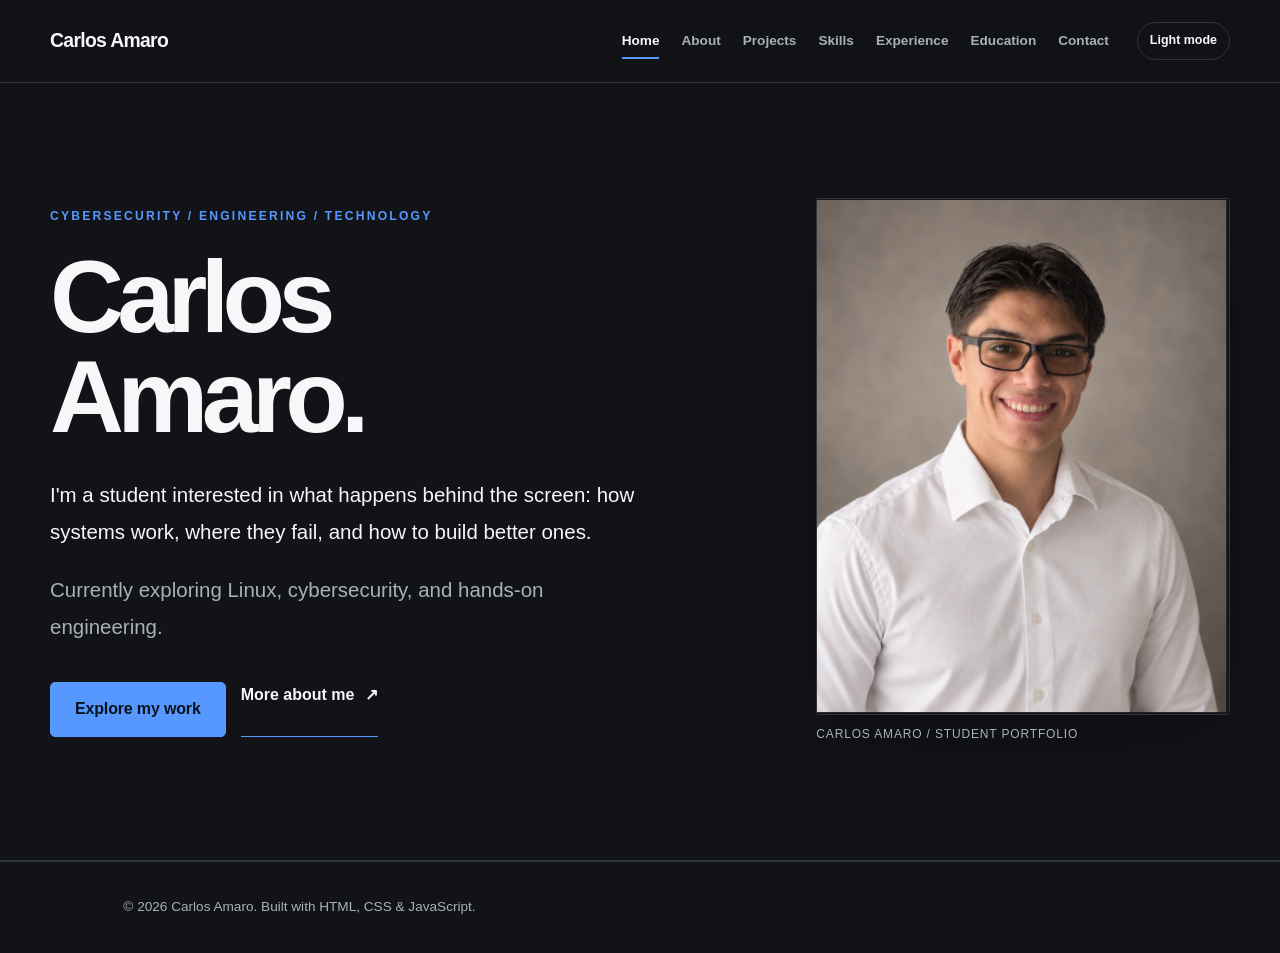
<file: index.html>
<!DOCTYPE html>
<html lang="en"><head><meta charset="UTF-8"><meta name="viewport" content="width=device-width, initial-scale=1.0"><meta name="description" content="Home - Carlos Amaro's student portfolio."><title>Home | Carlos Amaro</title><link rel="stylesheet" href="css/style.css"></head>
<body><a class="skip-link" href="#main-content">Skip to main content</a><header class="site-header"><div class="container"><a href="index.html" class="site-title">Carlos Amaro</a><button class="menu-toggle" type="button" aria-label="Toggle navigation" aria-controls="primary-navigation" aria-expanded="false"><span></span><span></span><span></span></button><nav aria-label="Main navigation" id="primary-navigation"><ul class="nav-menu"><li><a href="index.html" class="active" aria-current="page">Home</a></li><li><a href="about.html">About</a></li><li><a href="projects.html">Projects</a></li><li><a href="skills.html">Skills</a></li><li><a href="experience.html">Experience</a></li><li><a href="education.html">Education</a></li><li><a href="contact.html">Contact</a></li></ul></nav><button class="theme-toggle" type="button" aria-label="Switch color theme" aria-pressed="false">Light mode</button></div></header>
<main id="main-content"><section class="hero"><div class="container home-hero"><div class="hero-copy"><p class="eyebrow">Cybersecurity / Engineering / Technology</p><h1>Carlos <span class="name-emphasis">Amaro.</span></h1><p class="hero-intro">I'm a student interested in what happens behind the screen: how systems work, where they fail, and how to build better ones.</p><p class="hero-context">Currently exploring Linux, cybersecurity, and hands-on engineering.</p><div class="actions"><a class="button" href="projects.html">Explore my work</a><a class="text-link" href="about.html">More about me <span aria-hidden="true">↗</span></a></div></div><figure class="portrait"><img class="hero-photo" src="assets/images/home/image.png" alt="Portrait of Carlos Amaro" width="400" height="460" fetchpriority="high"><figcaption>Carlos Amaro / Student portfolio</figcaption></figure></div></section></main>
<footer class="site-footer"><div class="container"><p>&copy; 2026 Carlos Amaro. Built with HTML, CSS &amp; JavaScript.</p></div></footer>
<script src="js/script.js"></script></body></html>
</file>
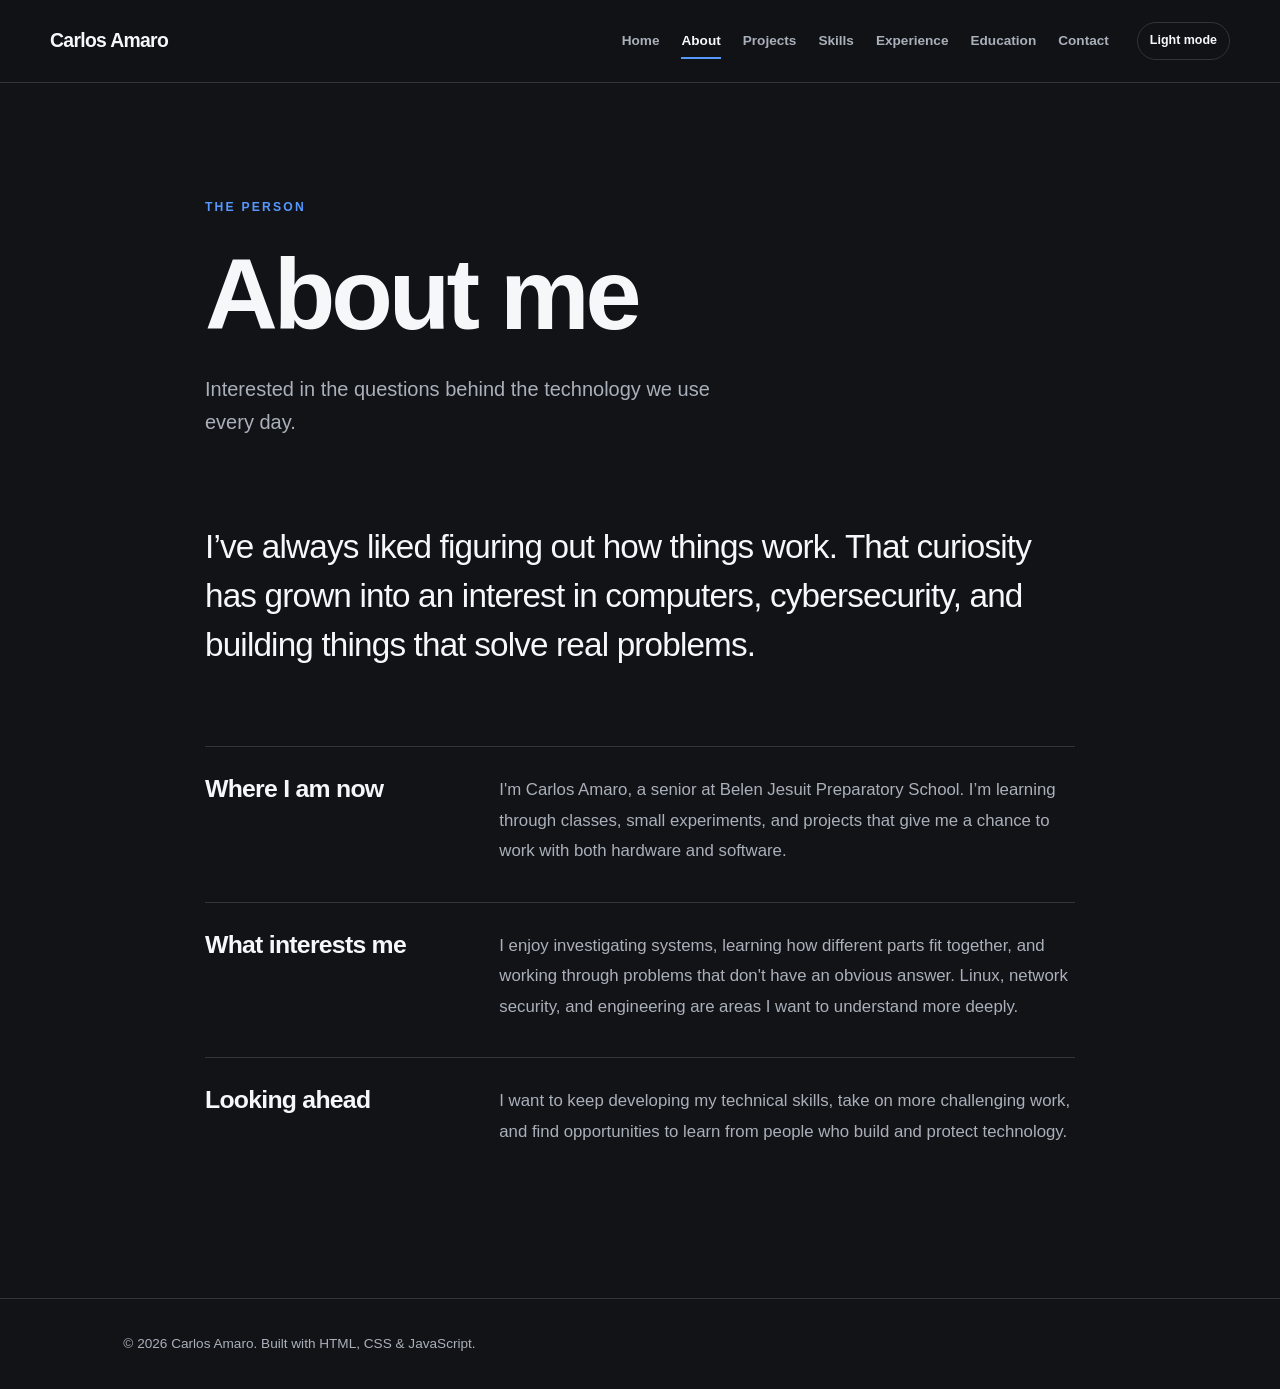
<file: about.html>
<!DOCTYPE html>
<html lang="en"><head><meta charset="UTF-8"><meta name="viewport" content="width=device-width, initial-scale=1.0"><meta name="description" content="About - Carlos Amaro's student portfolio."><title>About | Carlos Amaro</title><link rel="stylesheet" href="css/style.css"></head>
<body><a class="skip-link" href="#main-content">Skip to main content</a><header class="site-header"><div class="container"><a href="index.html" class="site-title">Carlos Amaro</a><button class="menu-toggle" type="button" aria-label="Toggle navigation" aria-controls="primary-navigation" aria-expanded="false"><span></span><span></span><span></span></button><nav aria-label="Main navigation" id="primary-navigation"><ul class="nav-menu"><li><a href="index.html">Home</a></li><li><a href="about.html" class="active" aria-current="page">About</a></li><li><a href="projects.html">Projects</a></li><li><a href="skills.html">Skills</a></li><li><a href="experience.html">Experience</a></li><li><a href="education.html">Education</a></li><li><a href="contact.html">Contact</a></li></ul></nav><button class="theme-toggle" type="button" aria-label="Switch color theme" aria-pressed="false">Light mode</button></div></header>
<main id="main-content"><section class="editorial-page about-page"><div class="container narrow"><div class="page-heading"><p class="eyebrow">The person</p><h1>About me</h1><p>Interested in the questions behind the technology we use every day.</p></div><p class="lead-paragraph">I’ve always liked figuring out how things work. That curiosity has grown into an interest in computers, cybersecurity, and building things that solve real problems.</p><div class="story-section"><h2>Where I am now</h2><p>I'm Carlos Amaro, a senior at Belen Jesuit Preparatory School. I’m learning through classes, small experiments, and projects that give me a chance to work with both hardware and software.</p></div><div class="story-section"><h2>What interests me</h2><p>I enjoy investigating systems, learning how different parts fit together, and working through problems that don't have an obvious answer. Linux, network security, and engineering are areas I want to understand more deeply.</p></div><div class="story-section"><h2>Looking ahead</h2><p>I want to keep developing my technical skills, take on more challenging work, and find opportunities to learn from people who build and protect technology.</p></div></div></section></main>
<footer class="site-footer"><div class="container"><p>&copy; 2026 Carlos Amaro. Built with HTML, CSS &amp; JavaScript.</p></div></footer>
<script src="js/script.js"></script></body></html>
</file>
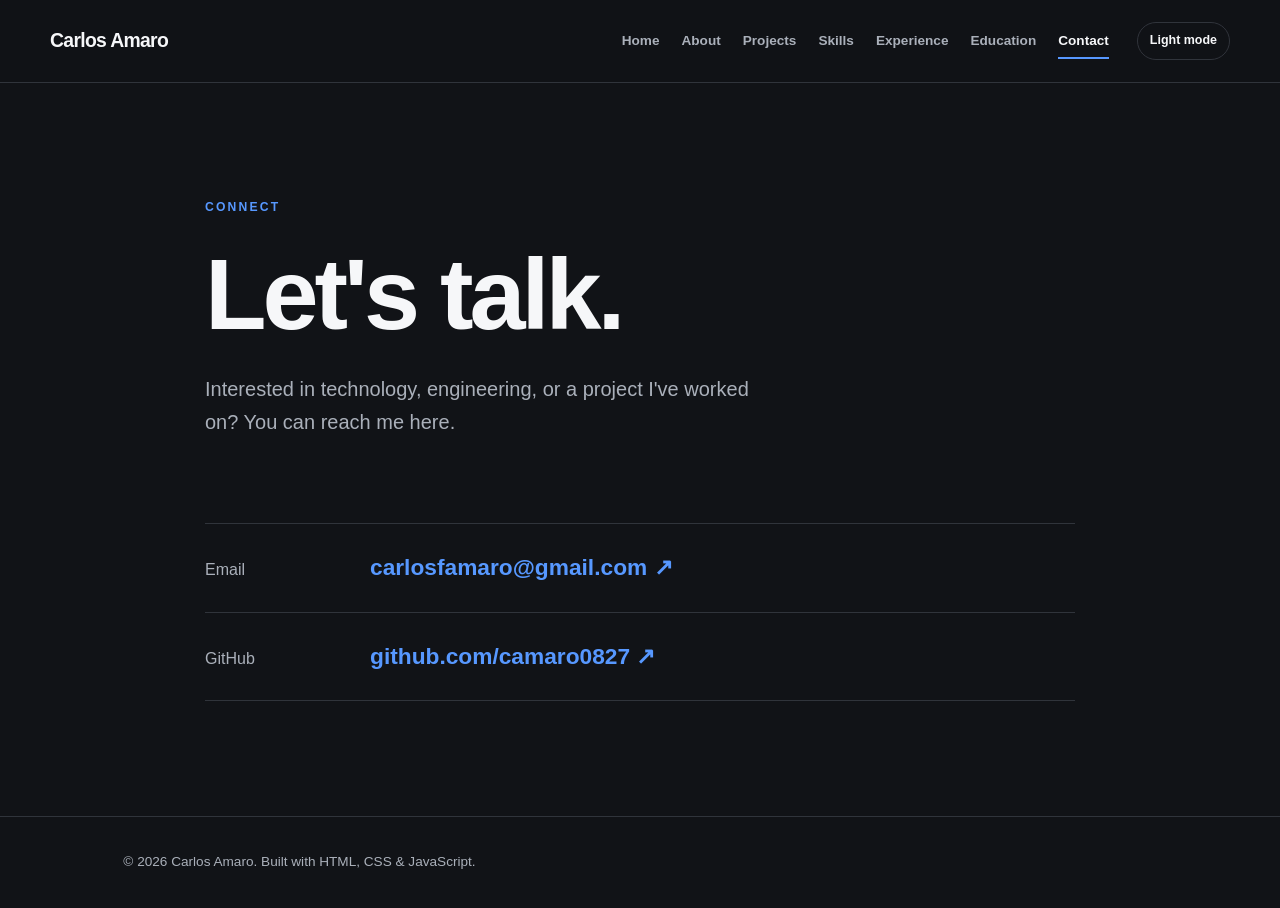
<file: contact.html>
<!DOCTYPE html>
<html lang="en"><head><meta charset="UTF-8"><meta name="viewport" content="width=device-width, initial-scale=1.0"><meta name="description" content="Contact - Carlos Amaro's student portfolio."><title>Contact | Carlos Amaro</title><link rel="stylesheet" href="css/style.css"></head>
<body><a class="skip-link" href="#main-content">Skip to main content</a><header class="site-header"><div class="container"><a href="index.html" class="site-title">Carlos Amaro</a><button class="menu-toggle" type="button" aria-label="Toggle navigation" aria-controls="primary-navigation" aria-expanded="false"><span></span><span></span><span></span></button><nav aria-label="Main navigation" id="primary-navigation"><ul class="nav-menu"><li><a href="index.html">Home</a></li><li><a href="about.html">About</a></li><li><a href="projects.html">Projects</a></li><li><a href="skills.html">Skills</a></li><li><a href="experience.html">Experience</a></li><li><a href="education.html">Education</a></li><li><a href="contact.html" class="active" aria-current="page">Contact</a></li></ul></nav><button class="theme-toggle" type="button" aria-label="Switch color theme" aria-pressed="false">Light mode</button></div></header>
<main id="main-content"><section class="editorial-page contact-page"><div class="container narrow"><div class="page-heading"><p class="eyebrow">Connect</p><h1>Let's talk.</h1><p>Interested in technology, engineering, or a project I've worked on? You can reach me here.</p></div><div class="contact-lines"><div class="contact-line"><span>Email</span><a href="mailto:carlosfamaro@gmail.com">carlosfamaro@gmail.com <span aria-hidden="true">↗</span></a></div><div class="contact-line"><span>GitHub</span><a href="https://github.com/camaro0827" target="_blank" rel="noopener noreferrer">github.com/camaro0827 <span aria-hidden="true">↗</span></a></div></div></div></section></main>
<footer class="site-footer"><div class="container"><p>&copy; 2026 Carlos Amaro. Built with HTML, CSS &amp; JavaScript.</p></div></footer>
<script src="js/script.js"></script></body></html>
</file>
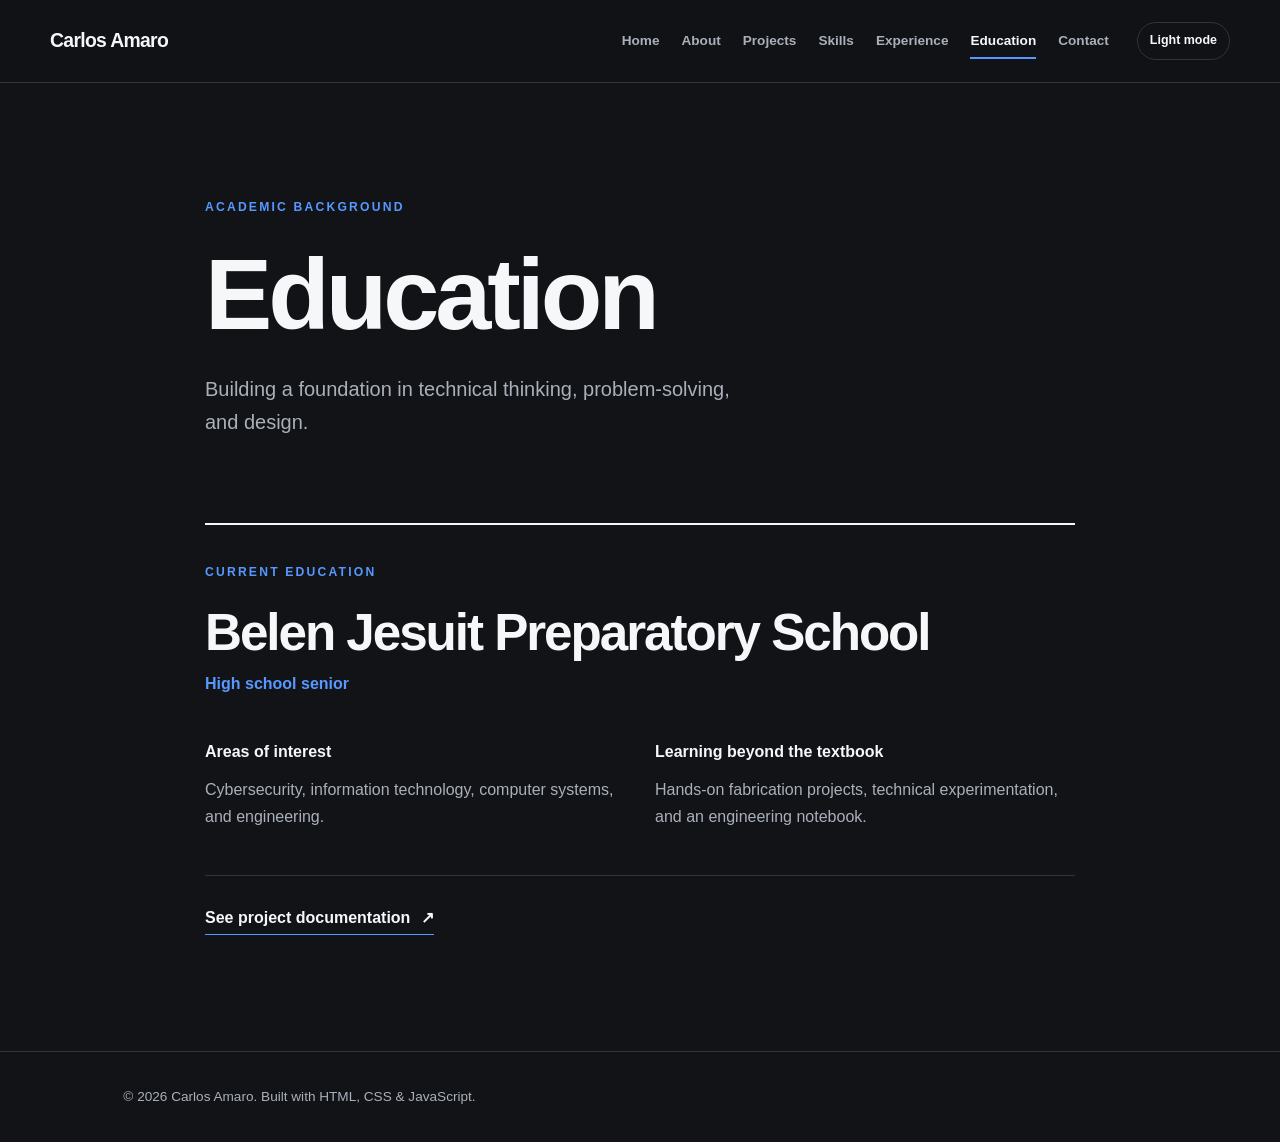
<file: education.html>
<!DOCTYPE html>
<html lang="en"><head><meta charset="UTF-8"><meta name="viewport" content="width=device-width, initial-scale=1.0"><meta name="description" content="Education - Carlos Amaro's student portfolio."><title>Education | Carlos Amaro</title><link rel="stylesheet" href="css/style.css"></head>
<body><a class="skip-link" href="#main-content">Skip to main content</a><header class="site-header"><div class="container"><a href="index.html" class="site-title">Carlos Amaro</a><button class="menu-toggle" type="button" aria-label="Toggle navigation" aria-controls="primary-navigation" aria-expanded="false"><span></span><span></span><span></span></button><nav aria-label="Main navigation" id="primary-navigation"><ul class="nav-menu"><li><a href="index.html">Home</a></li><li><a href="about.html">About</a></li><li><a href="projects.html">Projects</a></li><li><a href="skills.html">Skills</a></li><li><a href="experience.html">Experience</a></li><li><a href="education.html" class="active" aria-current="page">Education</a></li><li><a href="contact.html">Contact</a></li></ul></nav><button class="theme-toggle" type="button" aria-label="Switch color theme" aria-pressed="false">Light mode</button></div></header>
<main id="main-content"><section class="editorial-page"><div class="container narrow"><div class="page-heading"><p class="eyebrow">Academic background</p><h1>Education</h1><p>Building a foundation in technical thinking, problem-solving, and design.</p></div><div class="education-entry"><p class="eyebrow">Current education</p><h2>Belen Jesuit Preparatory School</h2><p class="education-status">High school senior</p><div class="education-details"><div><h3>Areas of interest</h3><p>Cybersecurity, information technology, computer systems, and engineering.</p></div><div><h3>Learning beyond the textbook</h3><p>Hands-on fabrication projects, technical experimentation, and an engineering notebook.</p></div></div></div><a class="text-link" href="projects.html">See project documentation <span aria-hidden="true">↗</span></a></div></section></main>
<footer class="site-footer"><div class="container"><p>&copy; 2026 Carlos Amaro. Built with HTML, CSS &amp; JavaScript.</p></div></footer>
<script src="js/script.js"></script></body></html>
</file>
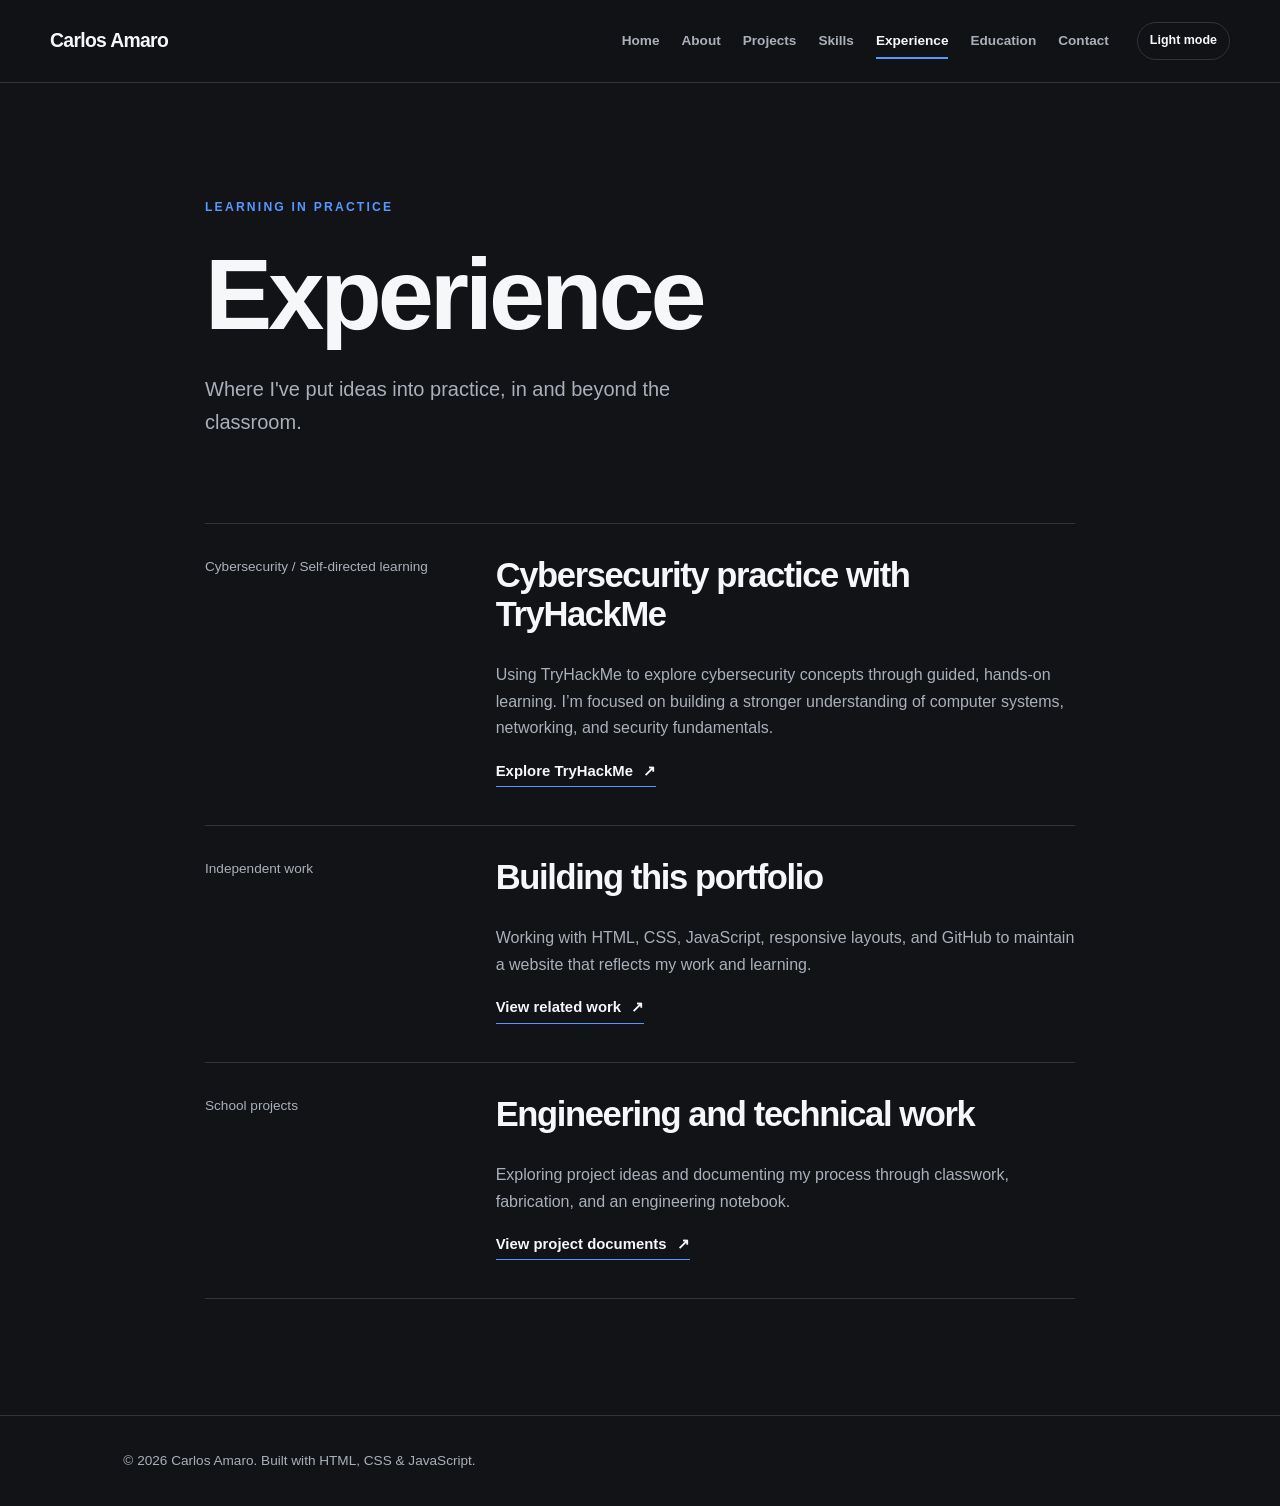
<file: experience.html>
<!DOCTYPE html>
<html lang="en"><head><meta charset="UTF-8"><meta name="viewport" content="width=device-width, initial-scale=1.0"><meta name="description" content="Experience - Carlos Amaro's student portfolio."><title>Experience | Carlos Amaro</title><link rel="stylesheet" href="css/style.css"></head>
<body><a class="skip-link" href="#main-content">Skip to main content</a><header class="site-header"><div class="container"><a href="index.html" class="site-title">Carlos Amaro</a><button class="menu-toggle" type="button" aria-label="Toggle navigation" aria-controls="primary-navigation" aria-expanded="false"><span></span><span></span><span></span></button><nav aria-label="Main navigation" id="primary-navigation"><ul class="nav-menu"><li><a href="index.html">Home</a></li><li><a href="about.html">About</a></li><li><a href="projects.html">Projects</a></li><li><a href="skills.html">Skills</a></li><li><a href="experience.html" class="active" aria-current="page">Experience</a></li><li><a href="education.html">Education</a></li><li><a href="contact.html">Contact</a></li></ul></nav><button class="theme-toggle" type="button" aria-label="Switch color theme" aria-pressed="false">Light mode</button></div></header>
<main id="main-content"><section class="editorial-page"><div class="container narrow"><div class="page-heading"><p class="eyebrow">Learning in practice</p><h1>Experience</h1><p>Where I've put ideas into practice, in and beyond the classroom.</p></div><div class="timeline"><article class="timeline-item"><div class="timeline-meta">Cybersecurity / Self-directed learning</div><div><h2>Cybersecurity practice with TryHackMe</h2><p>Using TryHackMe to explore cybersecurity concepts through guided, hands-on learning. I’m focused on building a stronger understanding of computer systems, networking, and security fundamentals.</p><a class="text-link" href="https://tryhackme.com/" target="_blank" rel="noopener noreferrer">Explore TryHackMe <span aria-hidden="true">↗</span></a></div></article><article class="timeline-item"><div class="timeline-meta">Independent work</div><div><h2>Building this portfolio</h2><p>Working with HTML, CSS, JavaScript, responsive layouts, and GitHub to maintain a website that reflects my work and learning.</p><a class="text-link" href="projects.html">View related work <span aria-hidden="true">↗</span></a></div></article><article class="timeline-item"><div class="timeline-meta">School projects</div><div><h2>Engineering and technical work</h2><p>Exploring project ideas and documenting my process through classwork, fabrication, and an engineering notebook.</p><a class="text-link" href="projects.html">View project documents <span aria-hidden="true">↗</span></a></div></article></div></div></section></main>
<footer class="site-footer"><div class="container"><p>&copy; 2026 Carlos Amaro. Built with HTML, CSS &amp; JavaScript.</p></div></footer>
<script src="js/script.js"></script></body></html>
</file>
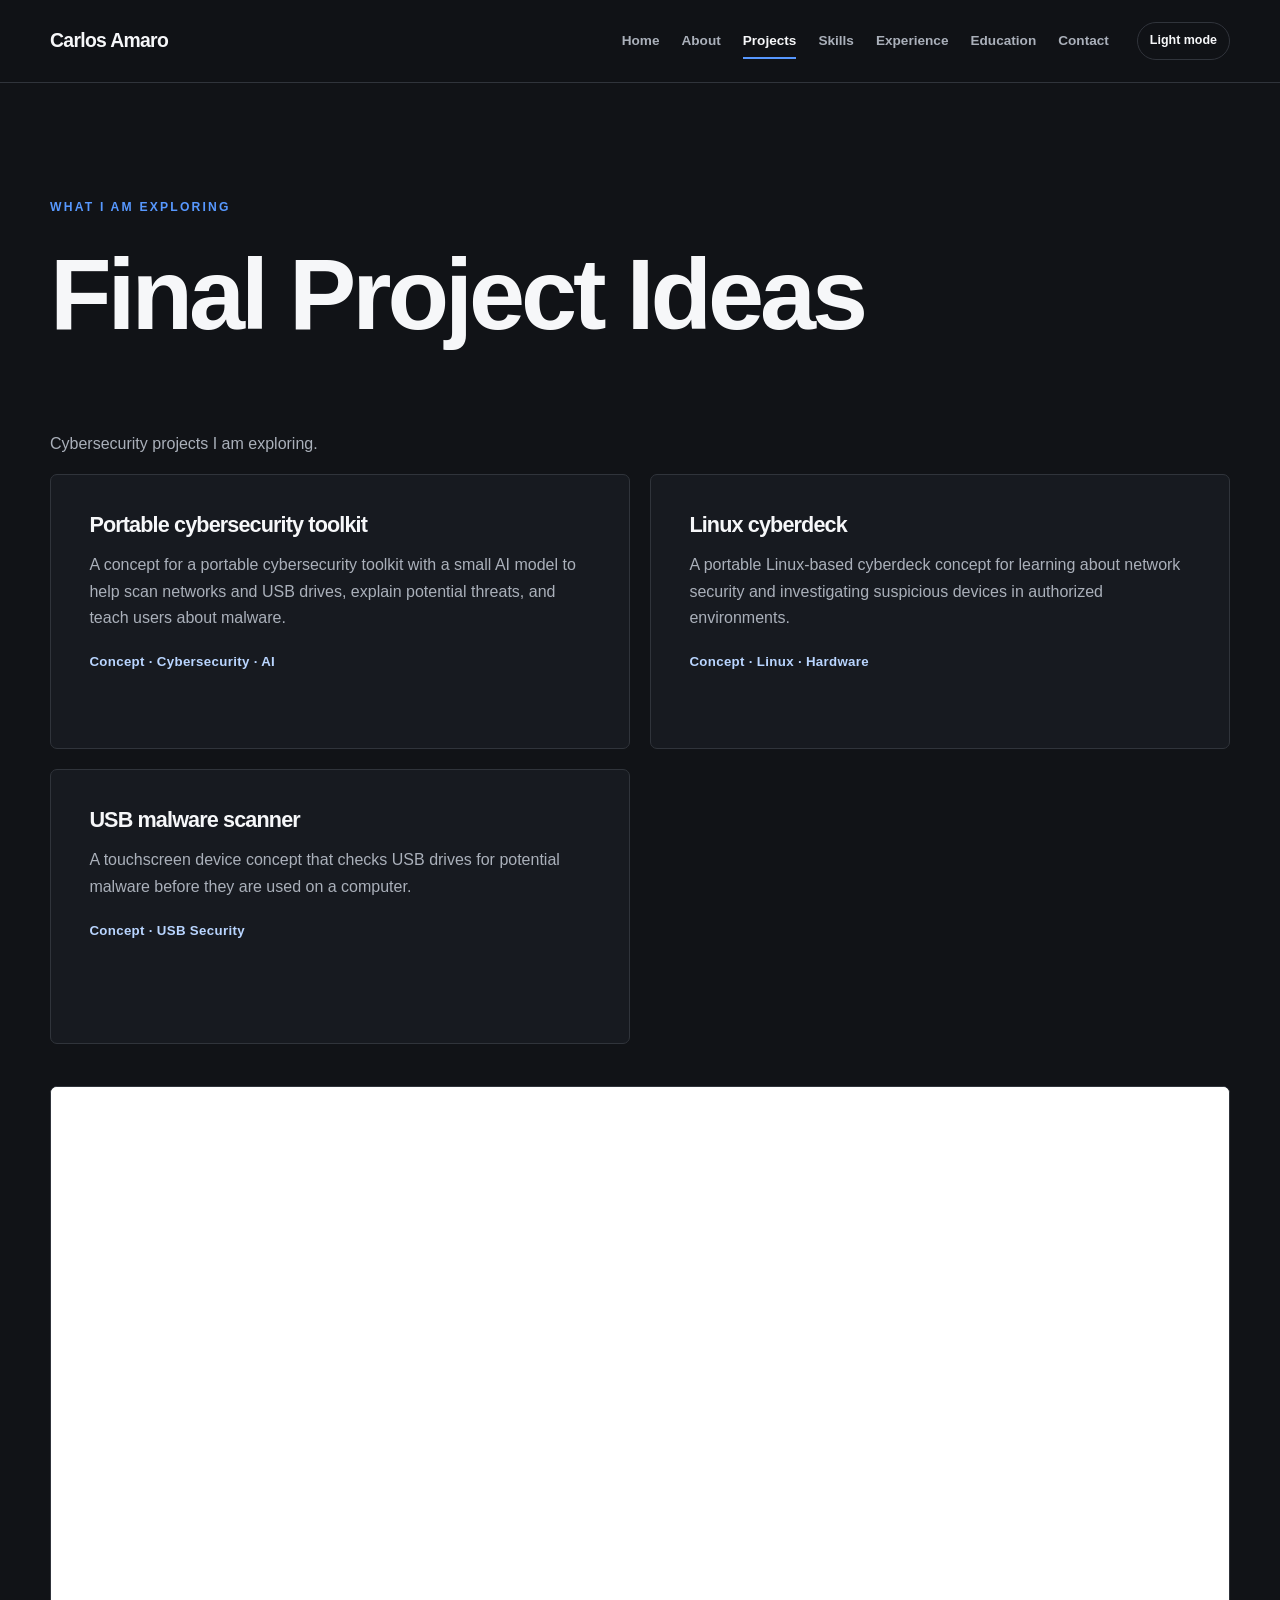
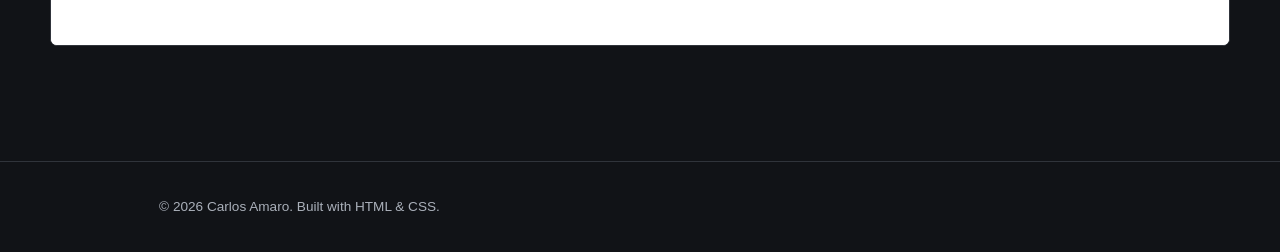
<file: Final-project.html>
<!DOCTYPE html>
<html lang="en">
<head>
  <meta charset="UTF-8">
  <meta name="viewport" content="width=device-width, initial-scale=1.0">
  <title>Final Project — Carlos Amaro</title>
  <link rel="stylesheet" href="css/style.css">
</head>
<body><a class="skip-link" href="#main-content">Skip to main content</a>

  <header class="site-header"><div class="container"><a href="index.html" class="site-title">Carlos Amaro</a><button class="menu-toggle" type="button" aria-label="Toggle navigation" aria-controls="primary-navigation" aria-expanded="false"><span></span><span></span><span></span></button><nav aria-label="Main navigation" id="primary-navigation"><ul class="nav-menu"><li><a href="index.html">Home</a></li><li><a href="about.html">About</a></li><li><a href="projects.html" class="active" aria-current="page">Projects</a></li><li><a href="skills.html">Skills</a></li><li><a href="experience.html">Experience</a></li><li><a href="education.html">Education</a></li><li><a href="contact.html">Contact</a></li></ul></nav><button class="theme-toggle" type="button" aria-label="Switch color theme" aria-pressed="false">Light mode</button></div></header>

  <main id="main-content">
    <section>
      <div class="container">
        <div class="page-heading"><p class="eyebrow">What I am exploring</p><h1>Final Project Ideas</h1></div>
        <p>Cybersecurity projects I am exploring.</p>

        <div class="card-grid">

          <div class="card">
            <h3>Portable cybersecurity toolkit</h3>
            <p>A concept for a portable cybersecurity toolkit with a small AI model to help scan networks and USB drives, explain potential threats, and teach users about malware.</p>
            <p class="tags">Concept · Cybersecurity · AI</p>
          </div>

          <div class="card">
            <h3>Linux cyberdeck</h3>
            <p>A portable Linux-based cyberdeck concept for learning about network security and investigating suspicious devices in authorized environments.</p>
            <p class="tags">Concept · Linux · Hardware</p>
          </div>

          <div class="card">
            <h3>USB malware scanner</h3>
            <p>A touchscreen device concept that checks USB drives for potential malware before they are used on a computer.</p>
            <p class="tags">Concept · USB Security</p>
          </div>

        </div>
        <iframe class="embed" title="Final project document" loading="lazy" src="https://docs.google.com/document/d/e/2PACX-1vQ_HEsLZ7TjzNzzzYj-_WiiRS99Bc6jOA3hDta4CjT-xrpDUxVrK5Y8hOXzvDvVInvMBaSOK_NNNUcC/pub?embedded=true"></iframe>
      </div>
    </section>
  </main>

  <footer class="site-footer">
    <div class="container">
      <p>&copy; 2026 Carlos Amaro. Built with HTML &amp; CSS.</p>
    </div>
  </footer>

  <script src="js/script.js"></script>
</body>
</html>
</file>
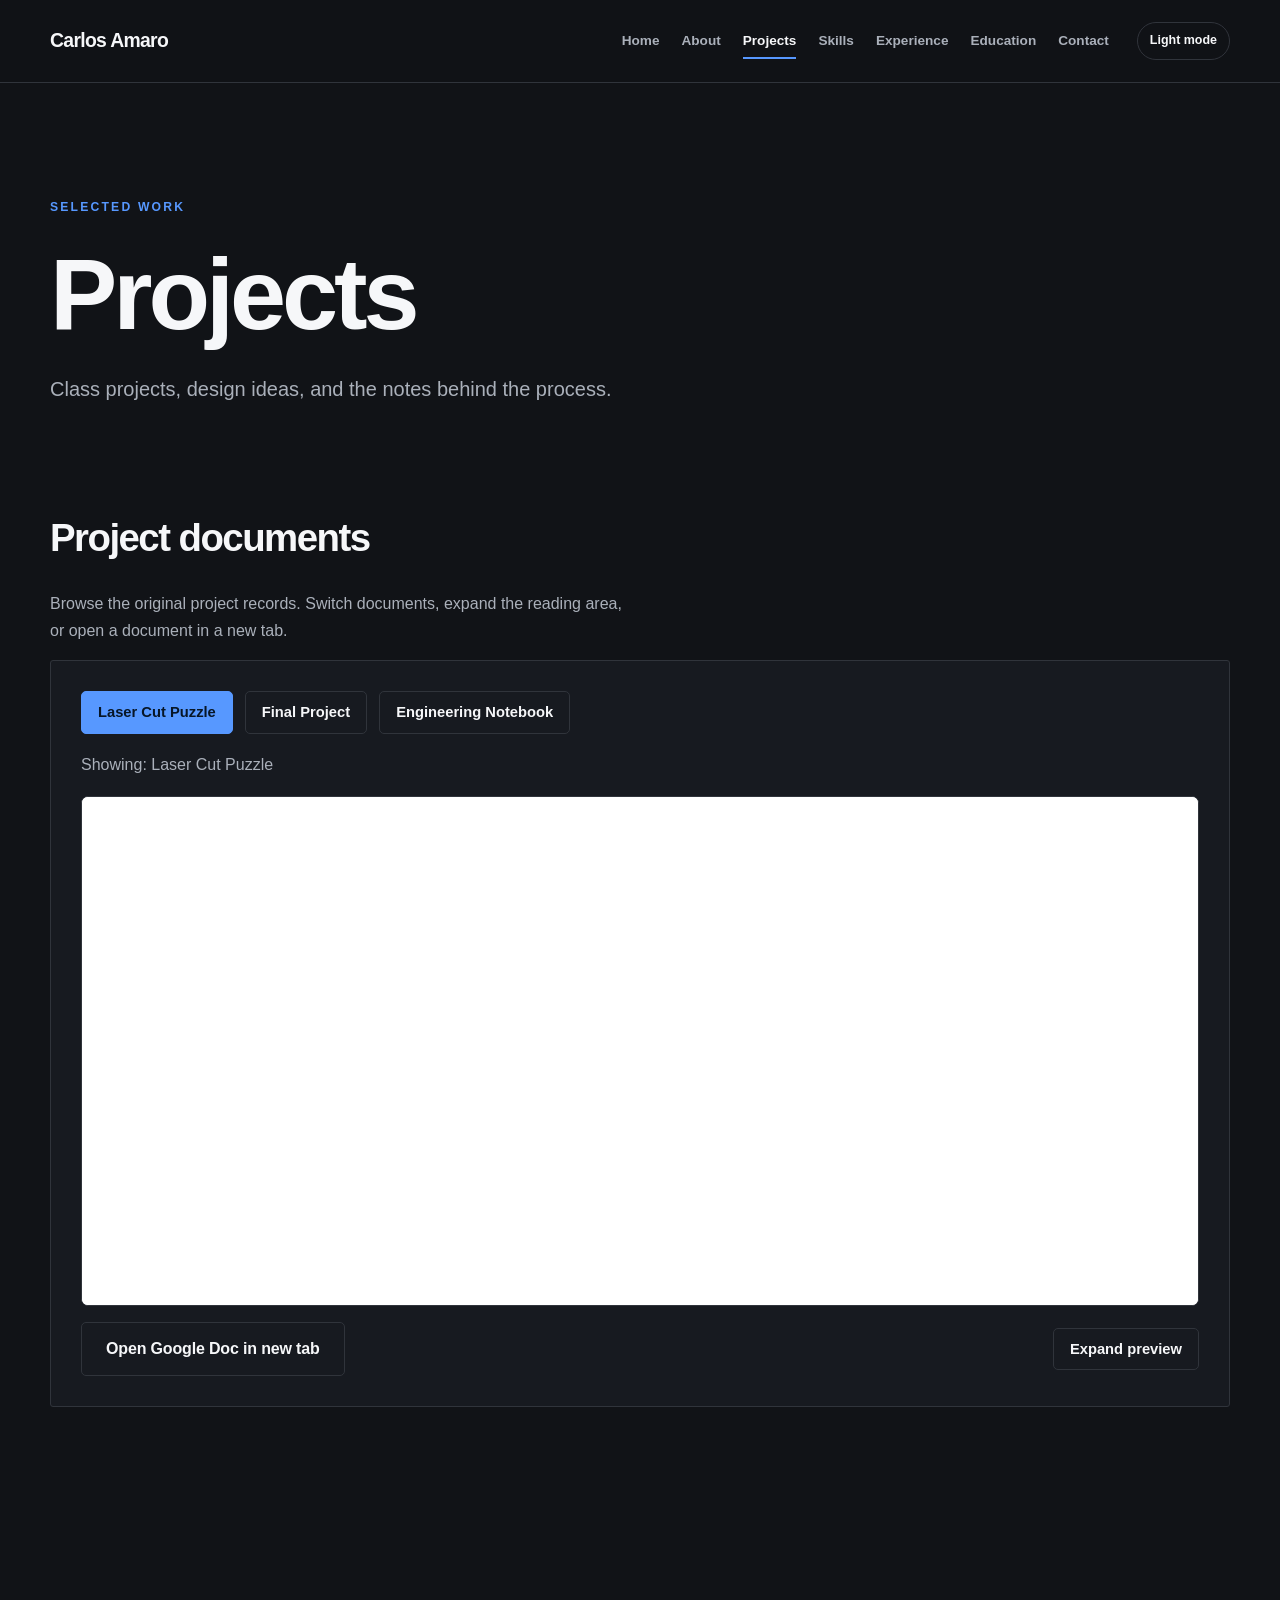
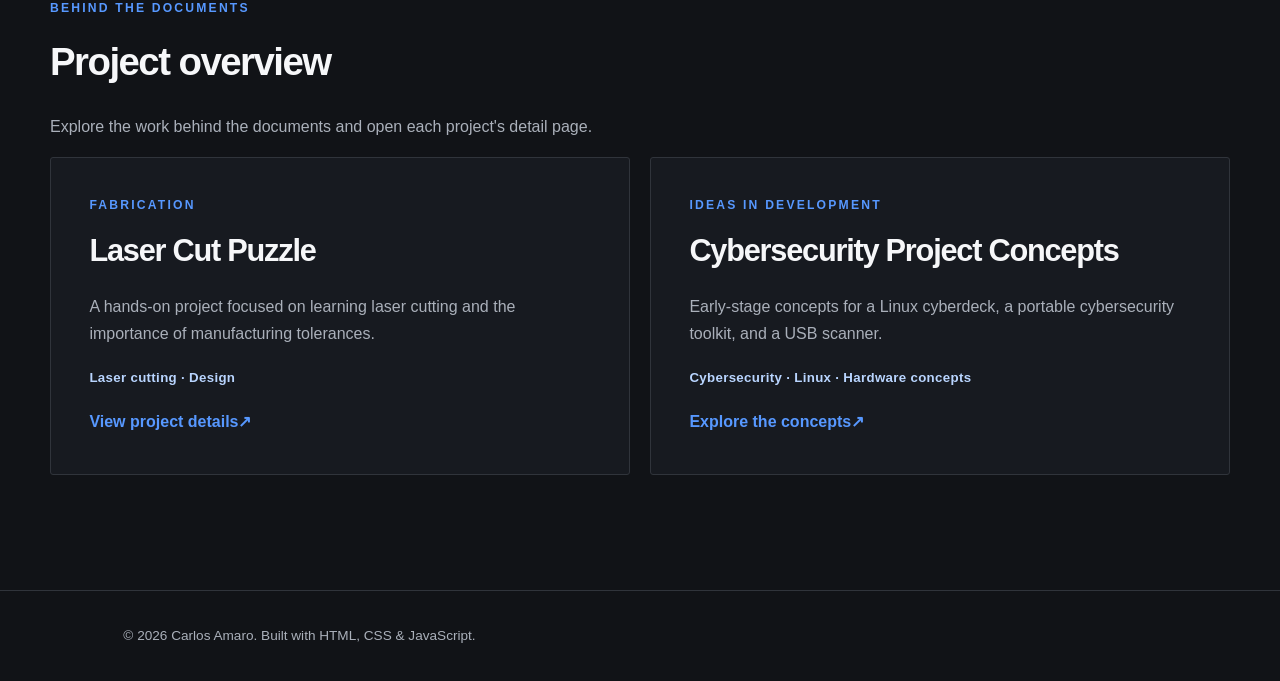
<file: projects.html>
<!DOCTYPE html>
<html lang="en"><head><meta charset="UTF-8"><meta name="viewport" content="width=device-width, initial-scale=1.0"><meta name="description" content="Projects - Carlos Amaro's student portfolio."><title>Projects | Carlos Amaro</title><link rel="stylesheet" href="css/style.css"></head>
<body><a class="skip-link" href="#main-content">Skip to main content</a><header class="site-header"><div class="container"><a href="index.html" class="site-title">Carlos Amaro</a><button class="menu-toggle" type="button" aria-label="Toggle navigation" aria-controls="primary-navigation" aria-expanded="false"><span></span><span></span><span></span></button><nav aria-label="Main navigation" id="primary-navigation"><ul class="nav-menu"><li><a href="index.html">Home</a></li><li><a href="about.html">About</a></li><li><a href="projects.html" class="active" aria-current="page">Projects</a></li><li><a href="skills.html">Skills</a></li><li><a href="experience.html">Experience</a></li><li><a href="education.html">Education</a></li><li><a href="contact.html">Contact</a></li></ul></nav><button class="theme-toggle" type="button" aria-label="Switch color theme" aria-pressed="false">Light mode</button></div></header>
<main id="main-content">
<section class="projects-intro"><div class="container">
<div class="page-heading"><p class="eyebrow">Selected work</p><h1>Projects</h1><p>Class projects, design ideas, and the notes behind the process.</p></div>
</div></section>
<section class="document-section" aria-labelledby="document-title"><div class="container">
<h2 id="document-title">Project documents</h2>
<p class="section-lead">Browse the original project records. Switch documents, expand the reading area, or open a document in a new tab.</p>
<div class="document-viewer" data-document-viewer>
<div class="document-controls" role="tablist" aria-label="Project documents">
<button type="button" role="tab" class="document-tab" id="doc-tab-laser" aria-controls="document-panel" aria-selected="true" data-doc-url="https://docs.google.com/document/d/e/2PACX-1vQjJumdoeSRoGPzyQ3U9C7ZVppivAd8mD8yKcieCpcioxfTDV8FdzqExnPXNbYyc5Df44HwUXAr0JTp/pub" data-doc-title="Laser Cut Puzzle">Laser Cut Puzzle</button>
<button type="button" role="tab" class="document-tab" id="doc-tab-final" aria-controls="document-panel" aria-selected="false" tabindex="-1" data-doc-url="https://docs.google.com/document/d/e/2PACX-1vQ_HEsLZ7TjzNzzzYj-_WiiRS99Bc6jOA3hDta4CjT-xrpDUxVrK5Y8hOXzvDvVInvMBaSOK_NNNUcC/pub" data-doc-title="Final Project">Final Project</button>
<button type="button" role="tab" class="document-tab" id="doc-tab-notebook" aria-controls="document-panel" aria-selected="false" tabindex="-1" data-doc-url="https://docs.google.com/document/d/e/2PACX-1vQ7fGfCKkRnTNBp9olGc7iYWplS3VPMu7EZ-bAstQgmitB1ptcY268WAgxyC84puMT0nxvg-YSCyVws/pub" data-doc-title="Engineering Notebook">Engineering Notebook</button>
</div>
<div id="document-panel" role="tabpanel" aria-labelledby="doc-tab-laser">
<p class="document-meta" data-doc-label>Showing: Laser Cut Puzzle</p>
<iframe class="embed" data-doc-frame title="Laser Cut Puzzle Google Doc" loading="lazy" src="https://docs.google.com/document/d/e/2PACX-1vQjJumdoeSRoGPzyQ3U9C7ZVppivAd8mD8yKcieCpcioxfTDV8FdzqExnPXNbYyc5Df44HwUXAr0JTp/pub?embedded=true"></iframe>
</div>
<div class="document-actions"><a class="button button-outline" data-doc-open target="_blank" rel="noopener noreferrer" href="https://docs.google.com/document/d/e/2PACX-1vQjJumdoeSRoGPzyQ3U9C7ZVppivAd8mD8yKcieCpcioxfTDV8FdzqExnPXNbYyc5Df44HwUXAr0JTp/pub">Open Google Doc in new tab</a>
<button type="button" class="document-expand" data-doc-expand aria-pressed="false">Expand preview</button></div>
</div></div></section>
<section class="project-cards-section"><div class="container">
<p class="eyebrow">Behind the documents</p><h2>Project overview</h2>
<p class="section-lead">Explore the work behind the documents and open each project's detail page.</p>
<div class="card-grid project-grid"><article class="card"><p class="eyebrow">Fabrication</p><h2>Laser Cut Puzzle</h2><p>A hands-on project focused on learning laser cutting and the importance of manufacturing tolerances.</p><p class="tags">Laser cutting · Design</p><a href="subprojects/project1-Laser-cut.html">View project details</a></article><article class="card"><p class="eyebrow">Ideas in development</p><h2>Cybersecurity Project Concepts</h2><p>Early-stage concepts for a Linux cyberdeck, a portable cybersecurity toolkit, and a USB scanner.</p><p class="tags">Cybersecurity · Linux · Hardware concepts</p><a href="Final-project.html">Explore the concepts</a></article></div>
</div></section>
</main>
<footer class="site-footer"><div class="container"><p>&copy; 2026 Carlos Amaro. Built with HTML, CSS &amp; JavaScript.</p></div></footer>
<script src="js/script.js"></script></body></html>
</file>
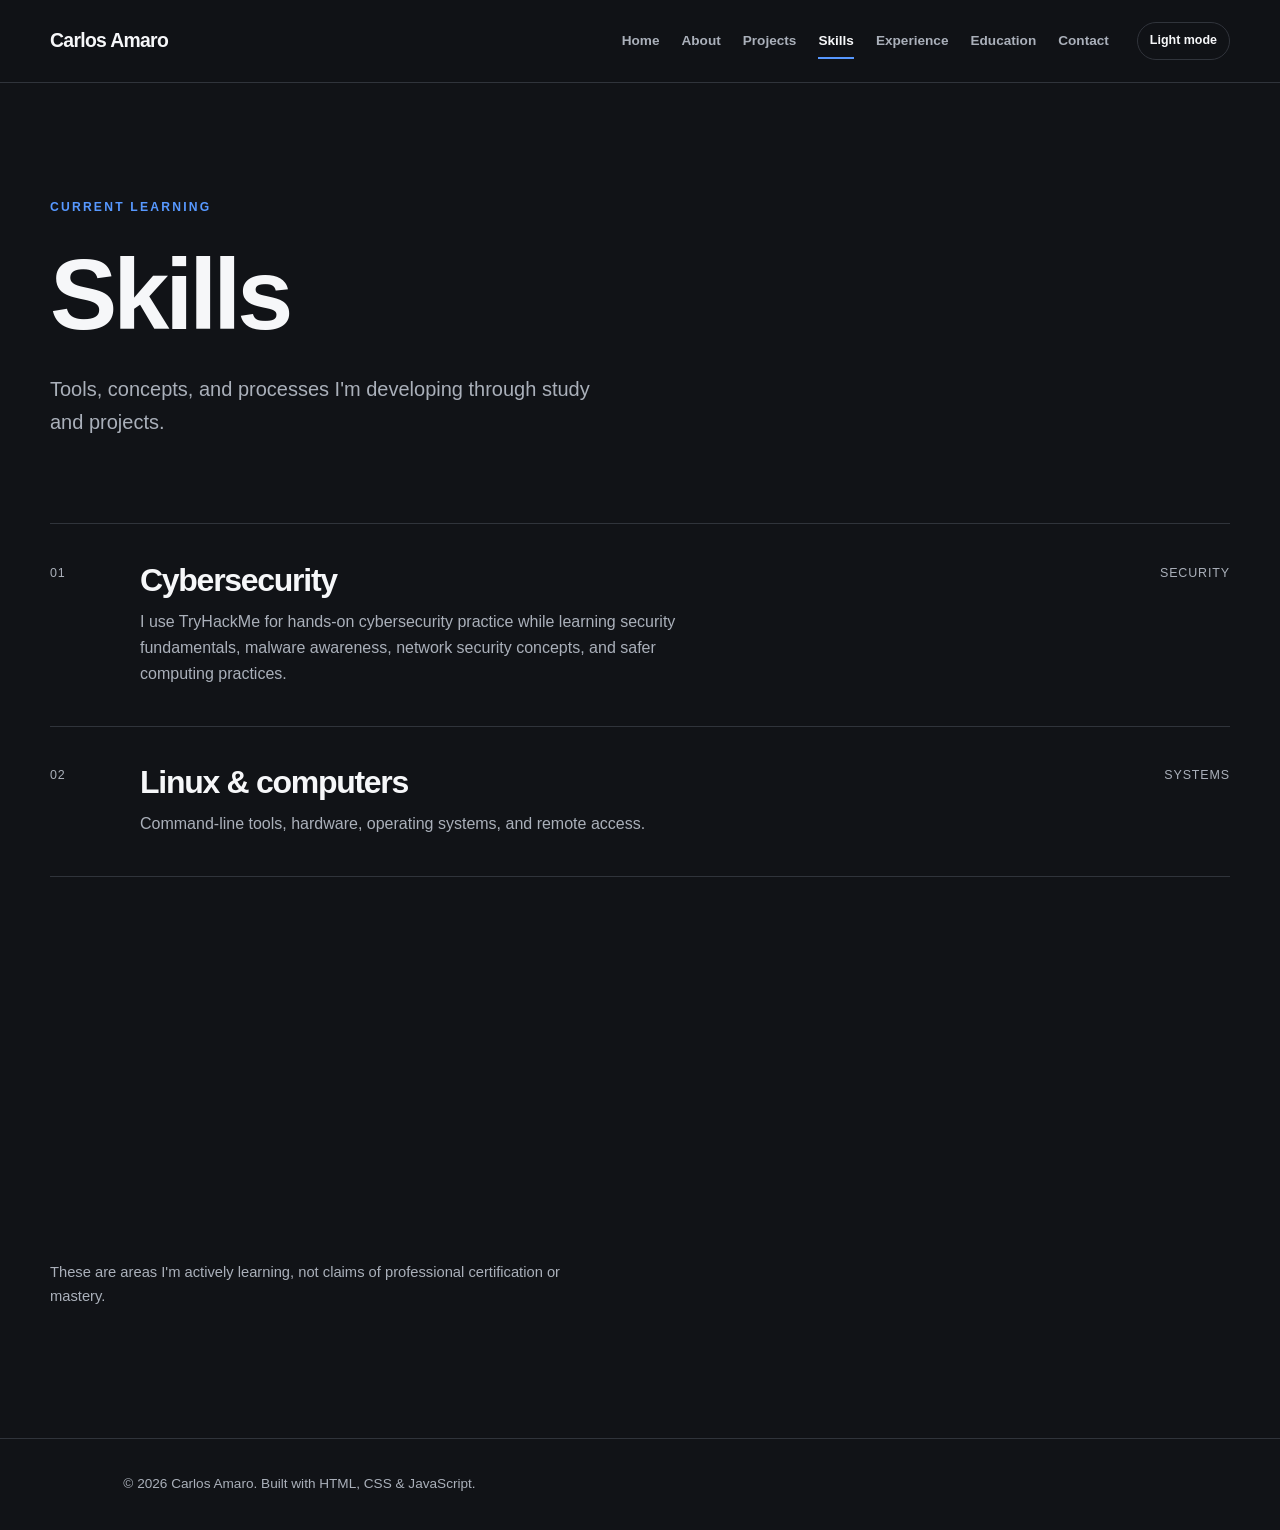
<file: skills.html>
<!DOCTYPE html>
<html lang="en"><head><meta charset="UTF-8"><meta name="viewport" content="width=device-width, initial-scale=1.0"><meta name="description" content="Skills - Carlos Amaro's student portfolio."><title>Skills | Carlos Amaro</title><link rel="stylesheet" href="css/style.css"></head>
<body><a class="skip-link" href="#main-content">Skip to main content</a><header class="site-header"><div class="container"><a href="index.html" class="site-title">Carlos Amaro</a><button class="menu-toggle" type="button" aria-label="Toggle navigation" aria-controls="primary-navigation" aria-expanded="false"><span></span><span></span><span></span></button><nav aria-label="Main navigation" id="primary-navigation"><ul class="nav-menu"><li><a href="index.html">Home</a></li><li><a href="about.html">About</a></li><li><a href="projects.html">Projects</a></li><li><a href="skills.html" class="active" aria-current="page">Skills</a></li><li><a href="experience.html">Experience</a></li><li><a href="education.html">Education</a></li><li><a href="contact.html">Contact</a></li></ul></nav><button class="theme-toggle" type="button" aria-label="Switch color theme" aria-pressed="false">Light mode</button></div></header>
<main id="main-content"><section class="editorial-page"><div class="container"><div class="page-heading"><p class="eyebrow">Current learning</p><h1>Skills</h1><p>Tools, concepts, and processes I'm developing through study and projects.</p></div><div class="skill-list"><article class="skill-row"><span class="skill-index">01</span><div><h2>Cybersecurity</h2><p>I use TryHackMe for hands-on cybersecurity practice while learning security fundamentals, malware awareness, network security concepts, and safer computing practices.</p></div><span class="skill-area">Security</span></article><article class="skill-row"><span class="skill-index">02</span><div><h2>Linux &amp; computers</h2><p>Command-line tools, hardware, operating systems, and remote access.</p></div><span class="skill-area">Systems</span></article><article class="skill-row"><span class="skill-index">03</span><div><h2>Web development</h2><p>HTML, CSS, and JavaScript, including maintaining and improving this website.</p></div><span class="skill-area">Development</span></article><article class="skill-row"><span class="skill-index">04</span><div><h2>Design &amp; fabrication</h2><p>Laser-cutting processes, physical prototyping, and understanding design tolerances.</p></div><span class="skill-area">Making</span></article></div><p class="page-note">These are areas I'm actively learning, not claims of professional certification or mastery.</p></div></section></main>
<footer class="site-footer"><div class="container"><p>&copy; 2026 Carlos Amaro. Built with HTML, CSS &amp; JavaScript.</p></div></footer>
<script src="js/script.js"></script></body></html>
</file>
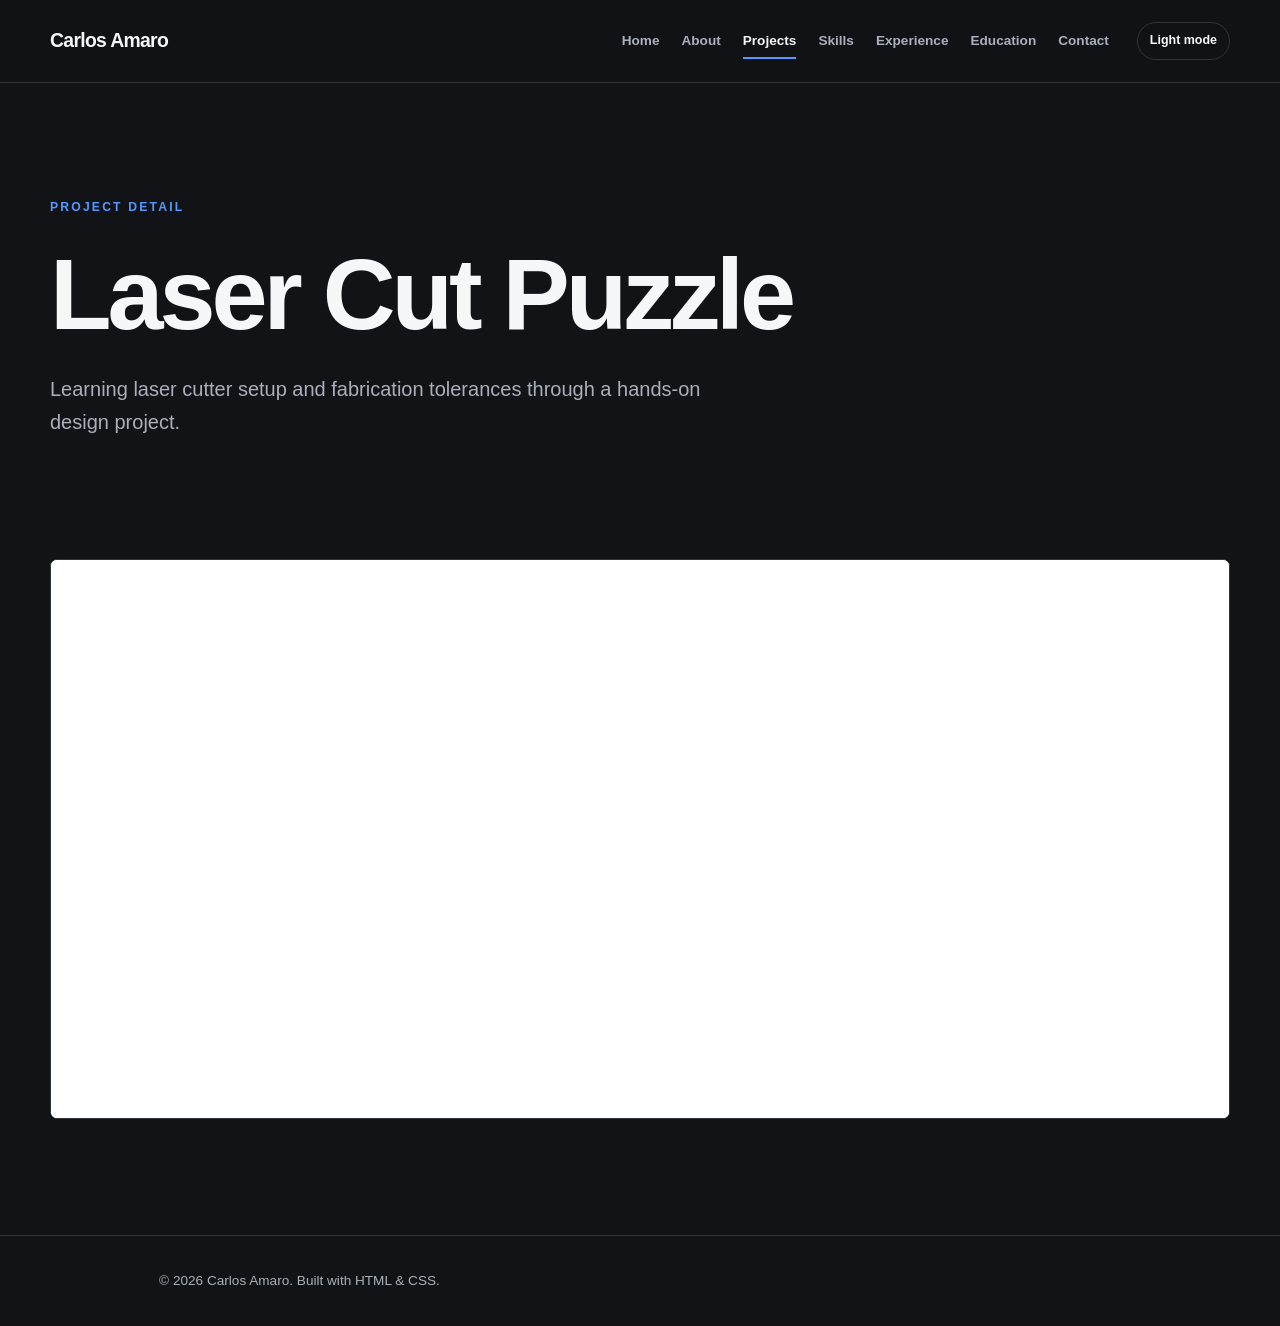
<file: subprojects/project1-Laser-cut.html>
<!DOCTYPE html>
<html lang="en">
<head>
  <meta charset="UTF-8">
  <meta name="viewport" content="width=device-width, initial-scale=1.0">
  <title>Laser Cut Puzzle — Carlos Amaro</title>
  <link rel="stylesheet" href="../css/style.css">
</head>
<body><a class="skip-link" href="#main-content">Skip to main content</a>

  <!-- HEADER / NAV — this same block appears on every page.
       If you rename a page or add a new one, update the nav
       on ALL pages so the menu stays consistent. -->
  <header class="site-header"><div class="container"><a href="../index.html" class="site-title">Carlos Amaro</a><button class="menu-toggle" type="button" aria-label="Toggle navigation" aria-controls="primary-navigation" aria-expanded="false"><span></span><span></span><span></span></button><nav aria-label="Main navigation" id="primary-navigation"><ul class="nav-menu"><li><a href="../index.html">Home</a></li><li><a href="../about.html">About</a></li><li><a href="../projects.html" class="active" aria-current="page">Projects</a></li><li><a href="../skills.html">Skills</a></li><li><a href="../experience.html">Experience</a></li><li><a href="../education.html">Education</a></li><li><a href="../contact.html">Contact</a></li></ul></nav><button class="theme-toggle" type="button" aria-label="Switch color theme" aria-pressed="false">Light mode</button></div></header>

  <main id="main-content">

    <!-- QUICK INTRO — a short paragraph about you. -->
    <section>
      <div class="container">
        <div class="page-heading"><p class="eyebrow">Project detail</p><h1>Laser Cut Puzzle</h1><p>Learning laser cutter setup and fabrication tolerances through a hands-on design project.</p></div>
        <iframe class="embed" title="Laser cut puzzle project document" loading="lazy" src="https://docs.google.com/document/d/e/2PACX-1vQjJumdoeSRoGPzyQ3U9C7ZVppivAd8mD8yKcieCpcioxfTDV8FdzqExnPXNbYyc5Df44HwUXAr0JTp/pub?embedded=true"></iframe>
      </div>
    </section>
  </main>

  <!-- FOOTER — also appears on every page. -->
  <footer class="site-footer">
    <div class="container">
      <p>&copy; 2026 Carlos Amaro. Built with HTML &amp; CSS.</p>
    </div>
  </footer>

  <script src="../js/script.js"></script>
</body>
</html>
</file>
<file: css/style.css>
/* Carlos Amaro | Portfolio Brand System
   Editorial black/white foundation, innovation blue, considered motion.
   The original HTML structure and page files are intentionally preserved.
*/
:root {
  color-scheme: dark;
  --bg: #111317;
  --panel: #1b1e24;
  --panel2: #24282f;
  --text: #f6f7f9;
  --muted: #aab0ba;
  --accent: #5798ff;
  --accent2: #b9d5ff;
  --border: #30343b;
  --header-bg: rgba(17,19,23,.89);
  --surface-soft: #171a20;
  --shadow: 0 26px 85px rgba(0,0,0,.23);
  --max: 1180px;
  --ease: cubic-bezier(.22,1,.36,1);
}
* { box-sizing: border-box; }
html { scroll-behavior: smooth; scroll-padding-top: 105px; }
body {
  margin: 0;
  background: var(--bg);
  color: var(--text);
  font: 400 16px/1.7 Inter, "Helvetica Neue", Arial, sans-serif;
  -webkit-font-smoothing: antialiased;
  transition: background-color .35s ease, color .35s ease;
}
::selection { background: var(--accent); color: #111317; }
a { color: var(--accent); text-decoration: none; text-underline-offset: 5px; transition: color .25s ease; }
a:hover { color: var(--accent2); }
a:focus-visible, button:focus-visible { outline: 2px solid var(--accent); outline-offset: 5px; }
img { display: block; max-width: 100%; height: auto; }
.container { width: min(calc(100% - 56px), var(--max)); margin-inline: auto; }
.narrow { max-width: 870px; }
section { padding: clamp(76px, 9vw, 128px) 0; }
h1,h2,h3,p { margin-top: 0; }
h1,h2,h3 { letter-spacing: -.055em; line-height: 1.12; }
h1 { font-size: clamp(3.5rem, 9vw, 7.4rem); font-weight: 720; }
h2 { font-size: clamp(1.65rem, 3vw, 2.75rem); font-weight: 690; }
h3 { font-size: 1.35rem; font-weight: 680; }
p { color: var(--muted); }
.eyebrow {
  color: var(--accent); font-size: .76rem; line-height: 1.5;
  font-weight: 760; letter-spacing: .18em; text-transform: uppercase;
  margin-bottom: 22px;
}
.site-header {
  position: sticky; top: 0; z-index: 50;
  background: var(--header-bg); backdrop-filter: blur(20px);
  -webkit-backdrop-filter: blur(20px); border-bottom: 1px solid var(--border);
}
.site-header .container { display: flex; align-items: center; gap: 18px; min-height: 82px; }
.site-title { color: var(--text); white-space: nowrap; font-size: 1.21rem; font-weight: 800; letter-spacing: -.035em; }
.site-title:hover { color: var(--accent); }
.site-header nav { flex: 1; min-width: 0; }
.nav-menu {
  list-style: none; padding: 0; margin: 0; display: flex;
  justify-content: flex-end; align-items: center; gap: 2px;
}
.nav-menu a {
  position: relative; display: block; padding: 10px 10px; color: var(--muted);
  white-space: nowrap; font-size: .85rem; font-weight: 600; border-radius: 5px;
  transition: color .25s ease, background-color .25s ease;
}
.nav-menu a::after {
  content: ""; position: absolute; height: 2px; background: var(--accent);
  left: 10px; right: 10px; bottom: 3px; transform: scaleX(0);
  transform-origin: left; transition: transform .35s var(--ease);
}
.nav-menu a:hover,.nav-menu a.active { color: var(--text); background: transparent; box-shadow: none; }
.nav-menu a:hover::after,.nav-menu a.active::after { transform: scaleX(1); }
.theme-toggle {
  flex-shrink: 0; background: transparent; color: var(--text); border: 1px solid var(--border);
  padding: 9px 12px; border-radius: 100px; font-family: inherit; font-size: .78rem; font-weight: 600; line-height: 1.4;
  cursor: pointer; transition: border-color .25s ease, background .25s ease;
}
.theme-toggle:hover { border-color: var(--accent); background: var(--panel); }
.menu-toggle { display: none; background: none; border: 1px solid var(--border); border-radius: 6px; padding: 9px; cursor: pointer; }
.menu-toggle span { display: block; background: var(--text); width: 23px; height: 2px; margin: 5px 0; transition: transform .25s ease; }
.menu-toggle[aria-expanded="true"] span:first-child { transform: translateY(7px) rotate(45deg); }
.menu-toggle[aria-expanded="true"] span:nth-child(2) { opacity: 0; }
.menu-toggle[aria-expanded="true"] span:last-child { transform: translateY(-7px) rotate(-45deg); }
.hero {
  padding: clamp(75px, 9vw, 128px) 0;
  background: radial-gradient(ellipse at 85% 12%, rgba(87,152,255,.14), transparent 52%), var(--bg);
  border-bottom: 1px solid var(--border); position: relative; overflow: hidden;
}
.hero::before {
  content: "01 / PORTFOLIO"; position: absolute; right: max(28px,calc((100vw - var(--max))/2));
  bottom: 22px; font-size: .7rem; letter-spacing: .18em; color: var(--muted); opacity: .7;
}
.home-hero { display: grid; grid-template-columns: minmax(0,1.4fr) minmax(240px,.85fr); align-items: center; gap: clamp(32px,6vw,96px); }
.home-hero h1 { margin-bottom: 27px; }
.home-hero h1 .name-emphasis { color: var(--accent); display: block; }
.home-hero > div > p:not(.eyebrow) { font-size: clamp(1.08rem,1.6vw,1.29rem); max-width: 590px; line-height: 1.8; }
.hero-photo {
  width: 100%; max-height: 570px; aspect-ratio: 4/5; object-fit: cover;
  border-radius: 3px; border: 1px solid var(--border); box-shadow: var(--shadow);
}
.actions { display: flex; flex-wrap: wrap; gap: 15px; margin-top: 37px; }
.button {
  display: inline-flex; align-items: center; justify-content: center;
  padding: 13px 24px; min-height: 51px; background: var(--accent); color: #08121f;
  font-weight: 750; letter-spacing: -.01em; border: 1px solid var(--accent);
  border-radius: 5px; transition: transform .3s var(--ease), background .25s, box-shadow .3s var(--ease);
}
.button:hover { background: var(--accent2); color: #08121f; box-shadow: 0 10px 40px rgba(87,152,255,.18); transform: translateY(-3px); }
.button-outline { background: transparent; color: var(--text); border-color: var(--border); }
.button-outline:hover { background: var(--panel); color: var(--text); border-color: var(--accent); }
.page-heading { padding: 0 0 clamp(30px,5vw,58px); max-width: 880px; }
.page-heading h1 { font-size: clamp(3.3rem,8vw,6.3rem); margin: 0 0 22px; }
.page-heading > p:last-child { font-size: clamp(1.05rem,1.9vw,1.25rem); max-width: 680px; }
.card-grid { display: grid; grid-template-columns: repeat(2,minmax(0,1fr)); gap: 20px; }
.card {
  position: relative; min-height: 275px; background: var(--surface-soft);
  border: 1px solid var(--border); border-radius: 7px; padding: clamp(25px,3vw,40px);
  overflow: hidden; transition: transform .5s var(--ease), border-color .4s ease, box-shadow .4s var(--ease), background-color .4s;
}
.card::before {
  content: ""; position: absolute; top: 0; left: 0; height: 2px; width: 100%;
  background: var(--accent); transform: scaleX(0); transform-origin: left;
  transition: transform .6s var(--ease);
}
.card:hover { transform: translateY(-7px); border-color: rgba(87,152,255,.65); box-shadow: 0 20px 50px rgba(0,0,0,.15); }
.card:hover::before { transform: scaleX(1); }
.card h2 { font-size: clamp(1.5rem,2.4vw,2rem); }
.card h3 { margin-bottom: 15px; }
.card p { margin-bottom: 20px; }
.card a { font-weight: 760; display: inline-block; }
.card a::after { content: " ↗"; display: inline-block; transition: transform .3s var(--ease); }
.card a:hover::after { transform: translate(3px,-3px); }
.card .tags { color: var(--accent2); font-size: .83rem; font-weight: 600; letter-spacing: .025em; }
.prose { max-width: 760px; }
.prose h2 { font-size: clamp(1.5rem,2.4vw,2.2rem); margin: 55px 0 18px; }
.prose h2:first-child { margin-top: 0; }
.prose p { font-size: 1.12rem; line-height: 1.92; }
.page-note { margin-top: 30px; font-size: .92rem; }
.contact-list { display: grid; grid-template-columns: repeat(2,minmax(0,1fr)); gap: 18px; padding: 0; margin: 0; list-style: none; }
.contact-list li { border: 1px solid var(--border); background: var(--surface-soft); border-radius: 7px; padding: 30px; overflow-wrap: anywhere; transition: border-color .3s ease, transform .3s var(--ease); }
.contact-list li:hover { border-color: var(--accent); transform: translateY(-4px); }
.contact-list p { margin: 8px 0 0; }
.embed { width: 100%; height: 560px; display: block; border: 1px solid var(--border); border-radius: 7px; margin-top: 42px; background: #fff; }
.site-footer { text-align: center; border-top: 1px solid var(--border); padding: 34px 0; }
.site-footer p { font-size: .85rem; margin: 0; }
.scroll-progress { position: fixed; top: 0; left: 0; height: 3px; width: 100%; background: var(--accent); z-index: 100; transform: scaleX(0); transform-origin: left; pointer-events: none; }
body.motion-ready .reveal { opacity: 0; transform: translateY(22px); transition: opacity .8s var(--ease),transform .8s var(--ease); }
body.motion-ready .reveal.in-view { opacity: 1; transform: translateY(0); }
body.motion-ready .card:nth-child(2) { transition-delay: 90ms; }
body.motion-ready .card:nth-child(3) { transition-delay: 160ms; }
body.motion-ready .card:nth-child(4) { transition-delay: 220ms; }
/* Light mode preserves the same monochrome-and-blue identity. */
body.light-theme {
  color-scheme: light;
  --bg: #f6f7f9; --panel: #fff; --panel2: #eceef3; --text: #111317;
  --muted: #4d5562; --accent: #286bd1; --accent2: #2858a5; --border: #d7dce4;
  --header-bg: rgba(246,247,249,.92); --surface-soft: #fff;
  --shadow: 0 24px 75px rgba(35,44,60,.12);
}
body.light-theme .hero { background: radial-gradient(ellipse at 85% 12%,rgba(87,152,255,.13),transparent 52%),var(--bg); }
body.light-theme .button { color: #fff; }
body.light-theme .button:hover { color: #111317; }
body.light-theme .button-outline { color: var(--text); }
body.light-theme .card { background: var(--surface-soft); }
@media (max-width: 1050px) {
  .site-header .container { flex-wrap: wrap; gap: 10px 18px; padding-top: 13px; padding-bottom: 12px; }
  .site-header nav { order: 4; flex-basis: 100%; }
  .nav-menu { justify-content: center; }
}
@media (max-width: 720px) {
  .container { width: min(calc(100% - 36px),var(--max)); }
  .site-header .container { min-height: 74px; }
  .site-header nav { display: none; order: 5; flex-basis: 100%; }
  .site-header nav:has(.nav-menu.open) { display: block; }
  .nav-menu { display: none; flex-direction: column; align-items: stretch; padding: 10px 0 8px; }
  .nav-menu.open { display: flex; }
  .nav-menu a { padding: 13px 14px; font-size: .95rem; }
  .menu-toggle { display: block; margin-left: auto; }
  .theme-toggle { font-size: .78rem; }
  .home-hero { grid-template-columns: 1fr; gap: 42px; }
  .hero { padding: 69px 0 83px; }
  .hero-photo { max-width: 420px; max-height: 465px; }
  .card-grid,.contact-list { grid-template-columns: 1fr; }
  .card { min-height: unset; }
  section { padding: 70px 0; }
  .embed { height: 390px; }
}
@media (prefers-reduced-motion: reduce) {
  *,*::before,*::after { scroll-behavior: auto !important; animation-duration: .01ms !important; transition-duration: .01ms !important; }
  body.motion-ready .reveal { opacity: 1; transform: none; }
}

/* Portfolio preferences: static portrait, repeatable skill reveals, document viewer */
body.motion-ready .home-hero .hero-photo.reveal,
body.motion-ready .home-hero .hero-photo.reveal.in-view {
  opacity: 1;
  transform: none;
  transition: none;
}
body.motion-ready .skills-grid .card {
  transition-delay: 0ms;
}
body.motion-ready .skills-grid .card:nth-child(2),
body.motion-ready .skills-grid .card:nth-child(3),
body.motion-ready .skills-grid .card:nth-child(4) {
  transition-delay: 0ms;
}
.skills-grid .card:nth-child(even) { --skill-offset: 24px; }
.skills-grid .card:nth-child(odd) { --skill-offset: -24px; }
body.motion-ready .skills-grid .card.reveal {
  transform: translateX(var(--skill-offset));
}
body.motion-ready .skills-grid .card.reveal.in-view {
  transform: translateX(0);
}
body.motion-ready .skills-grid .card.reveal.in-view:hover {
  transform: translateY(-7px);
}
.document-section { padding-top: 20px; }
.document-viewer { background: var(--surface-soft); border: 1px solid var(--border); padding: clamp(18px,3vw,30px); border-radius: 8px; }
.document-controls { display: flex; flex-wrap: wrap; align-items: center; gap: 12px; margin: 0 0 18px; }
.document-tab, .document-expand {
  border: 1px solid var(--border); color: var(--text); background: transparent; padding: 10px 16px;
  font-family: inherit; font-size: .92rem; font-weight: 600; line-height: 1.4; border-radius: 5px; cursor: pointer;
  transition: background .2s ease, border-color .2s ease;
}
.document-tab:hover,.document-expand:hover { border-color: var(--accent); }
.document-tab[aria-selected="true"] { background: var(--accent); color: #071627; border-color: var(--accent); }
.document-viewer .embed { height: 510px; margin: 0; width: 100%; }
.document-viewer.is-expanded .embed { height: min(80vh,1000px); }
.document-viewer .document-meta { margin-bottom: 18px; }
.document-actions { display: flex; gap: 15px; flex-wrap: wrap; align-items: center; margin-top: 16px; }
.document-actions .document-expand { margin-left: auto; }
@media(max-width:720px) {
 .document-viewer .embed { height: 420px; }
 .document-viewer.is-expanded .embed { height: 75vh; }
 .document-actions .document-expand { margin-left: 0; }
}
@media(prefers-reduced-motion:reduce) {
 body.motion-ready .skills-grid .card.reveal { transform:none; }
}

/* Editorial refinement: distinct compositions, restrained styling. */
:root { --reading-width:66ch; }
.skip-link { position:absolute; z-index:200; top:-90px; left:16px; padding:10px 16px; background:var(--accent); color:#08121f; }
.skip-link:focus { top:10px; color:#08121f; }
html { scroll-padding-top:95px; }
body { line-height:1.65; }
h1,h2,h3 { letter-spacing:-.04em; }
p { max-width:var(--reading-width); }
.hero,body.light-theme .hero { background:var(--bg); }
.hero::before { display:none; }
.home-hero { grid-template-columns:minmax(0,1.25fr) minmax(230px,.75fr); }
.home-hero h1 { font-size:clamp(4rem,8vw,7rem); line-height:.98; letter-spacing:-.065em; margin-bottom:30px; }
.home-hero h1 .name-emphasis { color:var(--text); }
.hero-copy .hero-intro { color:var(--text); font-size:clamp(1.17rem,1.8vw,1.45rem); line-height:1.55; max-width:34ch; }
.hero-copy .hero-context { font-size:.98rem; max-width:50ch; margin-top:20px; }
.portrait { margin:0; }
.portrait img { width:100%; aspect-ratio:4/5; max-height:540px; object-fit:cover; }
.portrait figcaption { margin-top:10px; font-size:.75rem; letter-spacing:.07em; text-transform:uppercase; color:var(--muted); }
.text-link { color:var(--text); font-weight:650; border-bottom:1px solid var(--accent); padding-bottom:3px; display:inline-block; }
.text-link:hover { color:var(--accent); }
.text-link span { margin-left:6px; }
.editorial-page { min-height:65vh; }
.editorial-page .page-heading { padding-bottom:clamp(36px,5vw,66px); }
.editorial-page .page-heading h1 { max-width:12ch; }
.editorial-page .page-heading > p:last-child { max-width:50ch; }
.lead-paragraph { font-size:clamp(1.5rem,2.6vw,2.2rem); color:var(--text); line-height:1.47; letter-spacing:-.025em; margin-bottom:clamp(42px,6vw,76px); }
.story-section { display:grid; grid-template-columns:minmax(160px,.8fr) minmax(0,2fr); column-gap:clamp(25px,5vw,65px); border-top:1px solid var(--border); padding-block:28px 35px; }
.story-section h2 { font-size:clamp(1.18rem,2vw,1.55rem); letter-spacing:-.03em; margin-bottom:12px; }
.story-section p { font-size:1.05rem; line-height:1.82; margin-bottom:0; }
.skill-list { border-top:1px solid var(--border); }
.skill-row { display:grid; grid-template-columns:55px minmax(0,1fr) 110px; gap:clamp(14px,3vw,35px); padding:clamp(26px,3vw,42px) 0; border-bottom:1px solid var(--border); }
.skill-index,.skill-area { color:var(--muted); font-size:.78rem; letter-spacing:.07em; text-transform:uppercase; }
.skill-area { text-align:right; }
.skill-row h2 { font-size:clamp(1.35rem,2.5vw,2rem); margin-bottom:10px; }
.skill-row p { max-width:61ch; margin-bottom:0; }
.timeline { border-top:1px solid var(--border); }
.timeline-item { display:grid; grid-template-columns:minmax(145px,.72fr) minmax(0,1.6fr); gap:30px; border-bottom:1px solid var(--border); padding:32px 0 38px; }
.timeline-meta { color:var(--muted); font-size:.85rem; }
.timeline-item h2 { font-size:clamp(1.5rem,2.7vw,2.2rem); }
.timeline-item .text-link { font-size:.93rem; }
.education-entry { padding:38px 0 45px; border-top:2px solid var(--text); border-bottom:1px solid var(--border); margin-bottom:29px; }
.education-entry h2 { font-size:clamp(2rem,4vw,3.2rem); margin-bottom:10px; }
.education-status { color:var(--accent); font-weight:650; }
.education-details { display:grid; grid-template-columns:1fr 1fr; gap:30px; margin-top:46px; }
.education-details h3 { font-size:1rem; letter-spacing:0; }
.education-details p { margin:0; }
.contact-lines { border-top:1px solid var(--border); }
.contact-line { display:grid; grid-template-columns:140px 1fr; gap:25px; align-items:baseline; padding:25px 0; border-bottom:1px solid var(--border); }
.contact-line > span { color:var(--muted); }
.contact-line a { font-size:clamp(1.05rem,2vw,1.42rem); font-weight:600; overflow-wrap:anywhere; }
.projects-intro { padding-bottom:32px; }
.document-section { padding-top:0; }
.project-cards-section { padding-top:clamp(50px,6vw,85px); }
.project-grid .card { min-height:245px; border-radius:3px; }
.document-viewer { border-radius:3px; }
body.light-theme .document-tab[aria-selected="true"] { color:#fff; }
body.motion-ready .reveal { transition-duration:.6s; transform:translateY(14px); }
body.motion-ready .reveal.in-view { transform:translateY(0); }
body.motion-ready .card:nth-child(2),body.motion-ready .card:nth-child(3),body.motion-ready .card:nth-child(4) { transition-delay:0ms; }
@media(max-width:720px) {
 .home-hero { grid-template-columns:1fr; }
 .home-hero h1 { font-size:clamp(3.6rem,13vw,5.5rem); }
 .story-section,.timeline-item { grid-template-columns:1fr; gap:10px; }
 .skill-row { grid-template-columns:35px minmax(0,1fr); gap:15px; }
 .skill-area { display:none; }
 .education-details { grid-template-columns:1fr; gap:22px; }
 .contact-line { grid-template-columns:1fr; gap:6px; }
}
@media(max-width:410px) { .site-header .container { gap:8px; } .theme-toggle { padding:8px; font-size:.7rem; } .site-title { font-size:1.05rem; } }
@media(prefers-reduced-motion:reduce) { body.motion-ready .reveal { opacity:1; transform:none; } }
</file>
